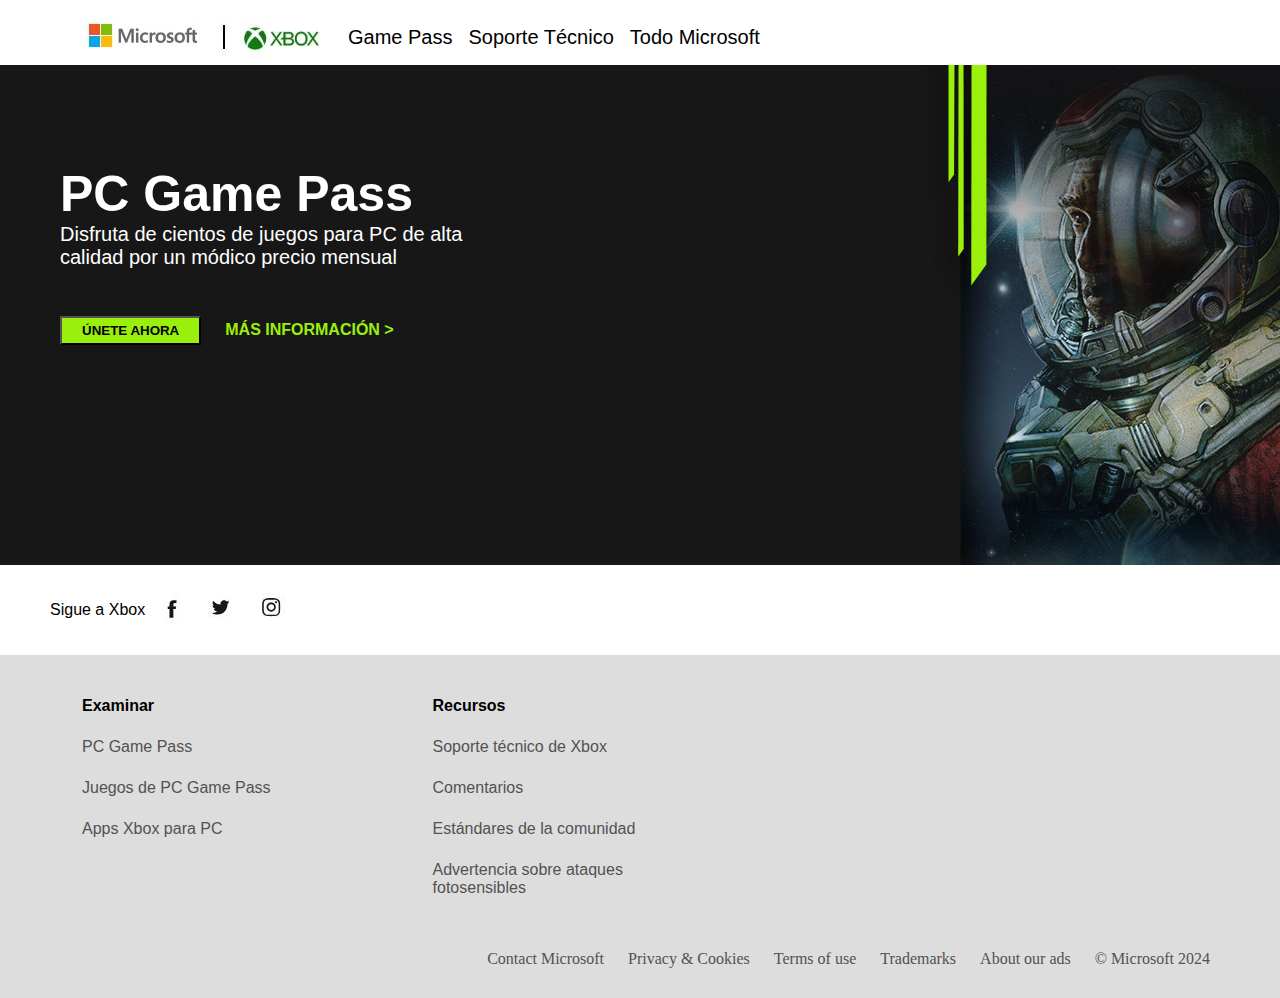
<file: index.html>
<!DOCTYPE html>
<html lang="en">
<head>
    <meta charset="UTF-8">
    <meta name="viewport" content="width=device-width, initial-scale=1.0">
    <link rel="stylesheet" href="styles.css">
    <title>Document</title>
</head>
<body>
    <header>
        <img src="img/logo.JPG" alt="logo" >
        <ol class="menuCabecera">
            <li>Game Pass</li>
            <li>Soporte Técnico</li>
            <li>Todo Microsoft</li>
        </ol>
    </header>
    <section class="seccion1">
        <h2>PC Game Pass</h2>
        <h6>Disfruta de cientos de juegos para PC de alta <br>calidad por un módico precio mensual</h6>
        <button>ÚNETE AHORA</button>
        <a href="microsoft.com"> MÁS INFORMACIÓN ></a>
    </section>
    <section class="seccion2">
        <p>Sigue a Xbox</p>
        <img src="img/facebook.JPG" alt="" >
        <img src="img/twitter.JPG" alt="">
        <img src="img/instagram.JPG" alt="">
    </section>
    <section class="seccion3">
        <table>
            <thead>
                <tr>
                    <th>Examinar</th>
                    <th>Recursos</th>
                </tr>
            </thead>
            <tbody>
                <tr>
                    <td>
                        PC Game Pass
                    </td>
                    <td>
                        Soporte técnico de Xbox
                    </td>
                </tr>
                <tr>
                    <td>Juegos de PC Game Pass</td>
                    <td>Comentarios</td>
                </tr>
                <tr>
                    <td>Apps Xbox para PC</td>
                    <td>Estándares de la comunidad</td>
                </tr>
                <tr>
                    <td></td>
                    <td>Advertencia sobre ataques <br>fotosensibles</td>
                </tr>
            </tbody>
        </table>
    </section>
    <section class="seccion4">
        <a href="">Contact Microsoft</a>
        <a href="">Privacy & Cookies</a>
        <a href="">Terms of use</a>
        <a href="">Trademarks</a>
        <a href="">About our ads</a>
        <a href="">© Microsoft 2024</a>
    </section>
</body>
</html>
</file>
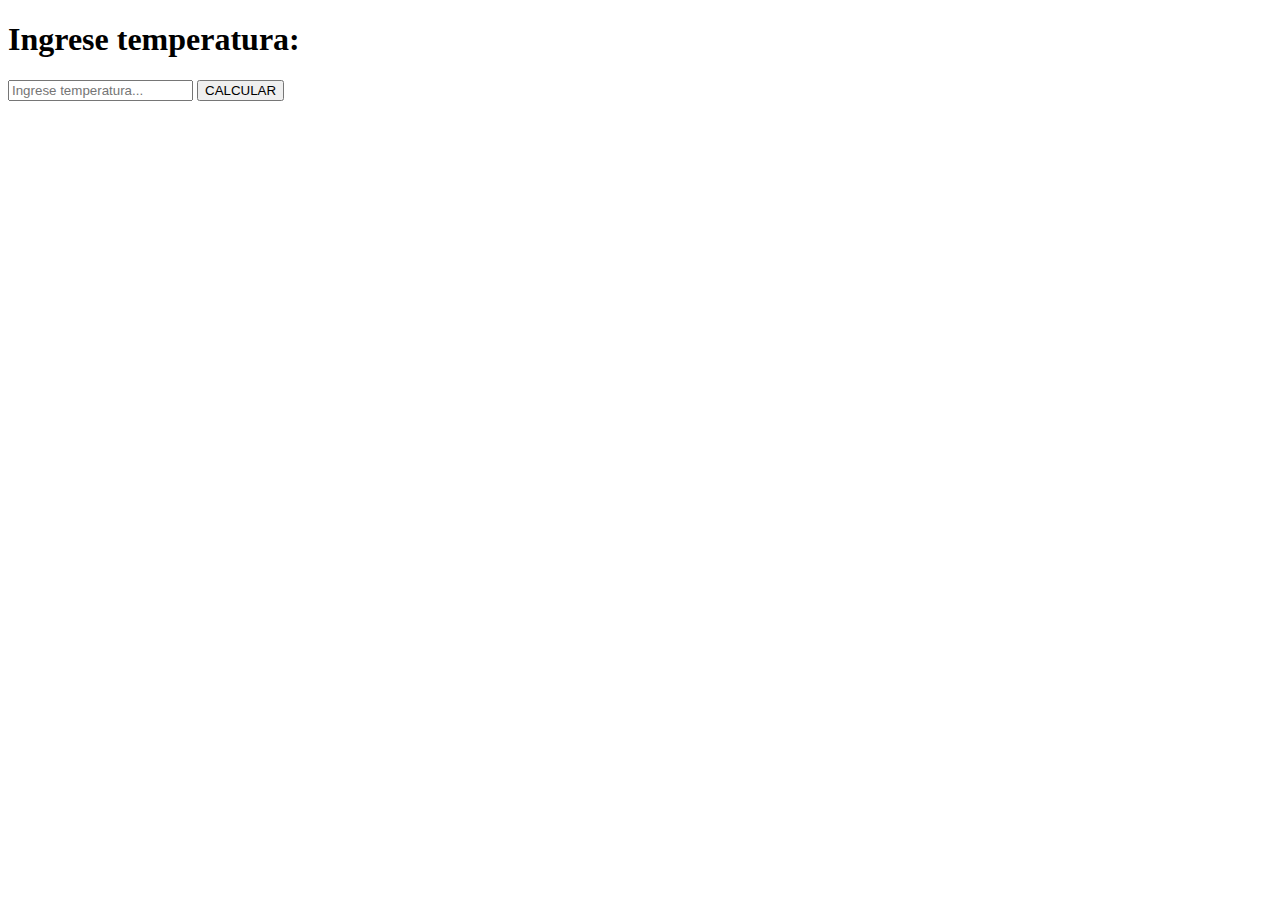
<file: Pregunta2/index.html>
<!DOCTYPE html>
<html lang="en">
  <head>
    <meta charset="UTF-8" />
    <meta name="viewport" content="width=device-width, initial-scale=1.0" />
    <title>Document</title>
    <script src="script.js"></script>
  </head>
  <body>
    <h1>Ingrese temperatura:</h1>
    <input type="text" id="num" placeholder="Ingrese temperatura..." />
    <button id="temp" onclick="calcular()">CALCULAR</button>
  </body>
</html>
</file>
<file: styles.css>
body{
    margin: 0;
    padding: 0;
    max-width: 1920px;
}
header{
    margin: auto;
    display: flex;
}

img{
    height:fit-content;
    padding-left: 80px;
    padding-top: 15px;
    
}
.menuCabecera {
    display: flex;
    padding-top: 10px;
    padding-left: 20px;
}
.menuCabecera li{
    list-style-type: none;
    font-size: 20px;
    margin-right: 1rem;
    color: black;
    font-family: 'Segoe UI', Tahoma, Geneva, Verdana, sans-serif;
}

  
.seccion1 {
    background-image: url(img/banner.jpg);
    height: 500px;
}
.seccion2{
    font-family: 'Segoe UI', Tahoma, Geneva, Verdana, sans-serif;
    display: flex;
    margin-left: 30px;
    padding: 20px;
}
.seccion2 img{
    padding-left: 10px;
    padding-top: 0px;
}
.seccion3{
    background-color: #dddddd;
    margin: 0;
    padding: 20px;
}
.seccion4{
    background-color: #dddddd;
    padding: 30px;
    text-align: right;
    padding-right: 60px;
}
td, th{
    padding-top: 20px;
    padding-left: 60px;
    padding-right: 100px;
    
    text-align: left;
    font-family: 'Segoe UI', Tahoma, Geneva, Verdana, sans-serif;
}
td{
    color: #525252;
}
h2 {
    color: white;
    font-size: 50px;
    font-family: 'Segoe UI', Tahoma, Geneva, Verdana, sans-serif;
    font-size: bolder;
    padding-left: 60px;
    padding-top: 100px;
    margin: 0px;
    padding-bottom: 0;
}
h6{
    color: white;
    padding-left: 60px;
    font-family: 'Segoe UI', Tahoma, Geneva, Verdana, sans-serif;
    font-size: 20px;
    font-weight:400;
    padding-top: 0px;
    margin-top: 0;
}

button{
    margin-left: 60px;
    background-color: #9BF00B;
    padding-left: 20px;
    padding-right: 20px;
    padding-top: 5px;
    padding-bottom: 5px;
    outline: none;
    font-family: 'Segoe UI', Tahoma, Geneva, Verdana, sans-serif;
    font-weight: bolder;
    
}
.seccion1 a{
    color: #9BF00B;
    text-decoration: none;
    font-family: 'Segoe UI', Tahoma, Geneva, Verdana, sans-serif;
    padding-left: 20px;
    font-weight: bolder;
}
.seccion4 a{
    text-decoration: none;
    color: #525252;
    padding: 10px;
    
}
</file>
